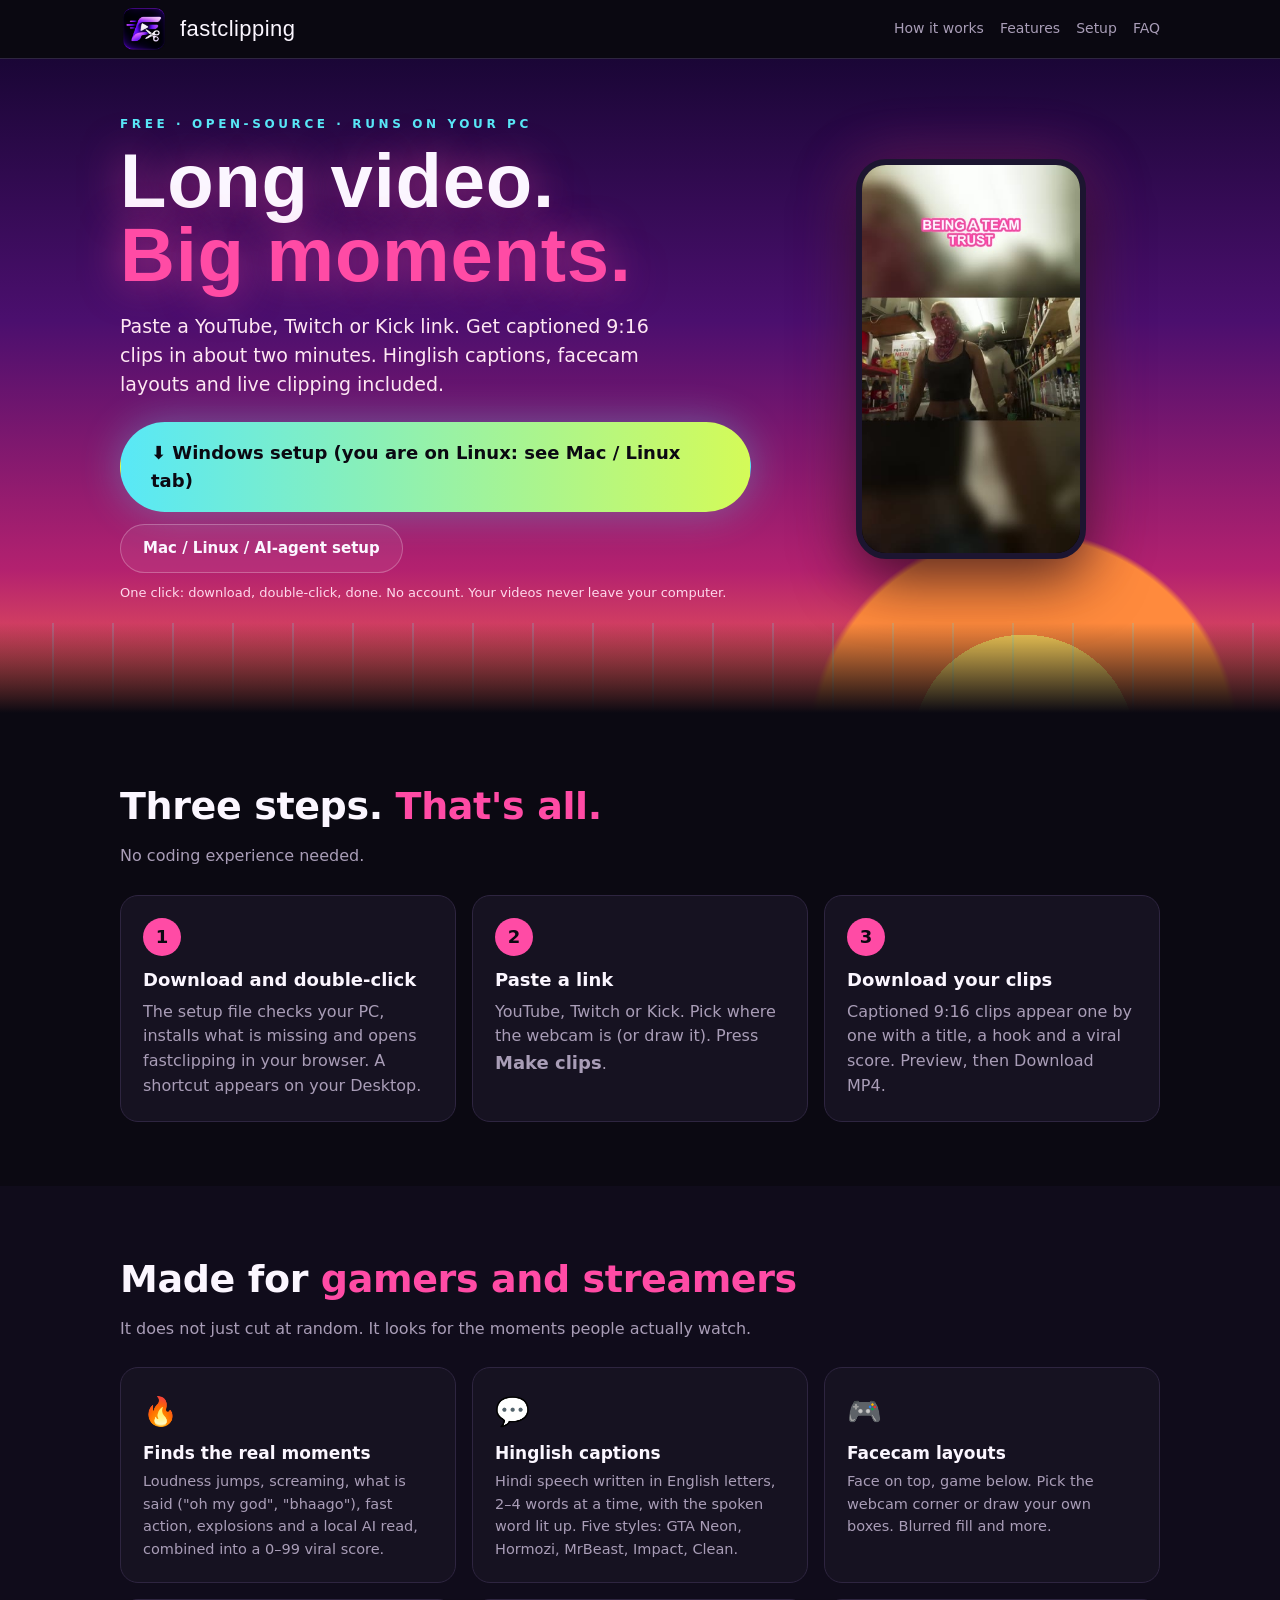
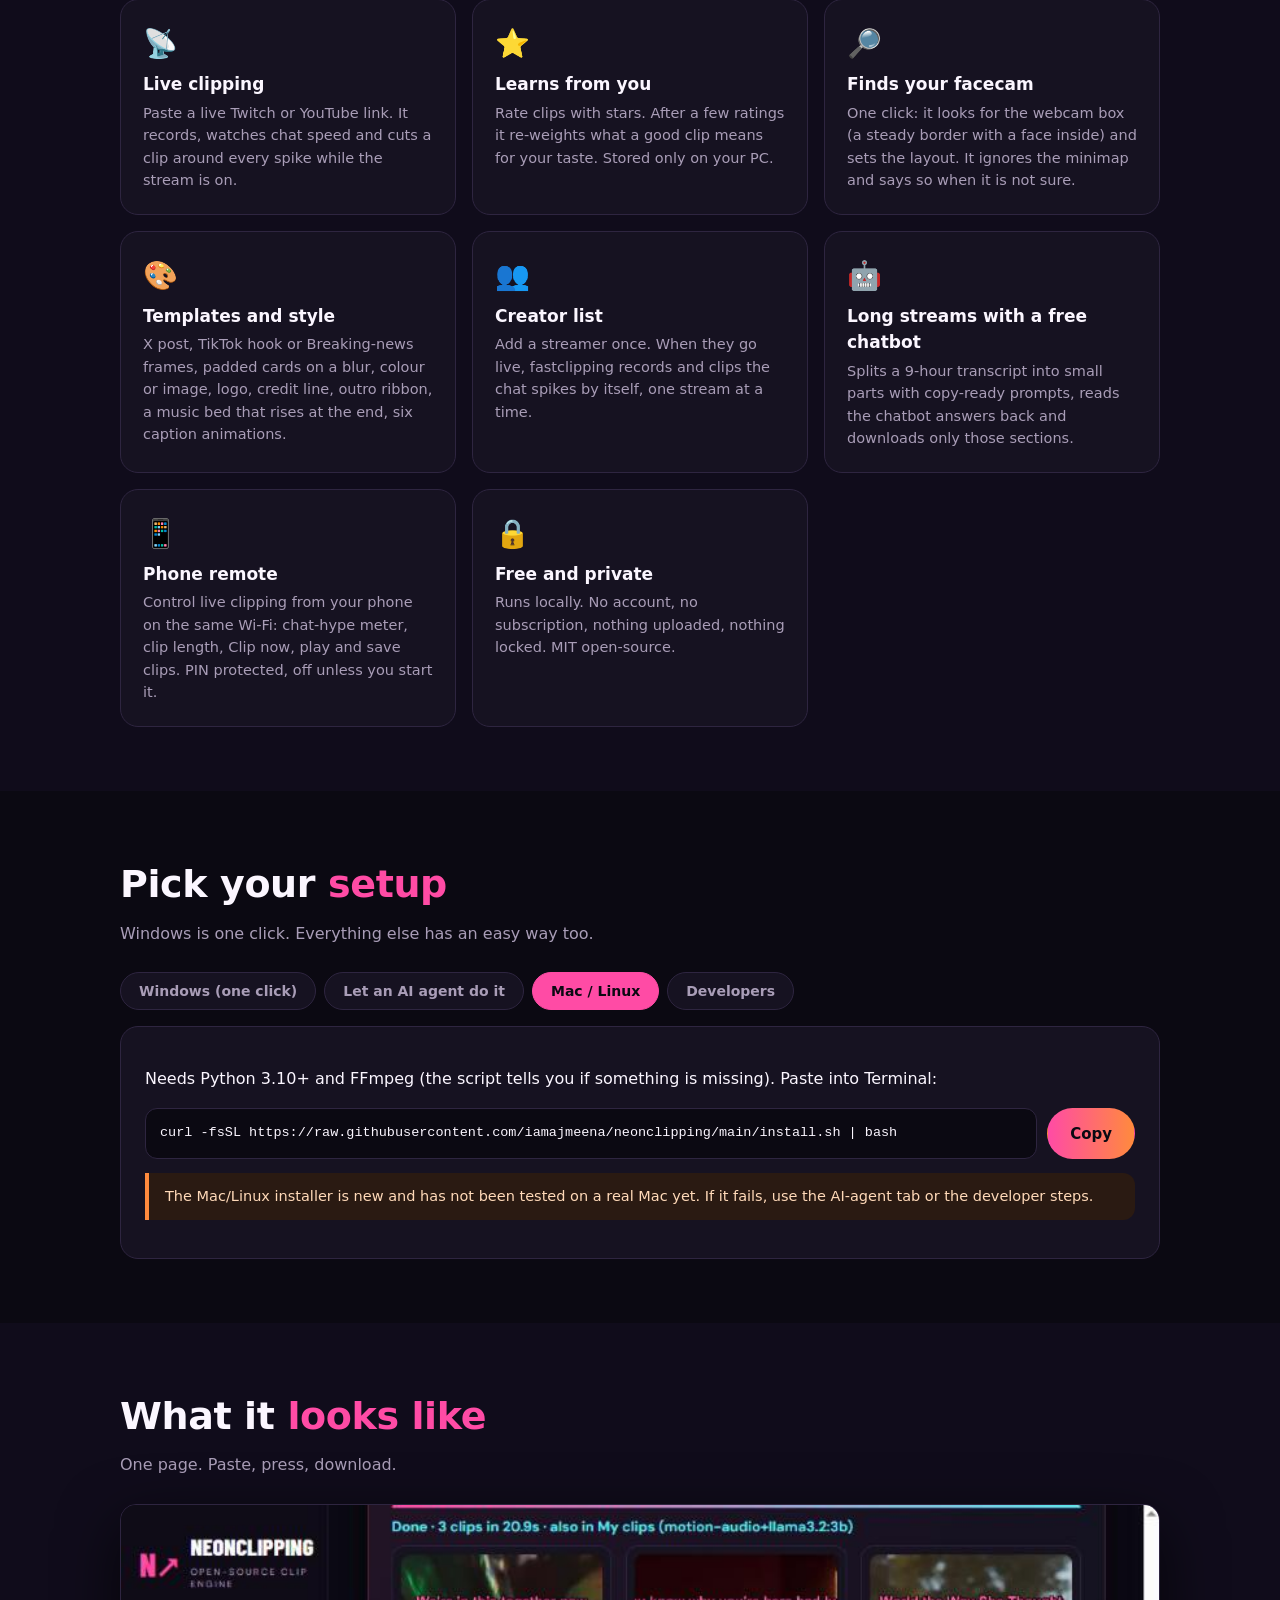
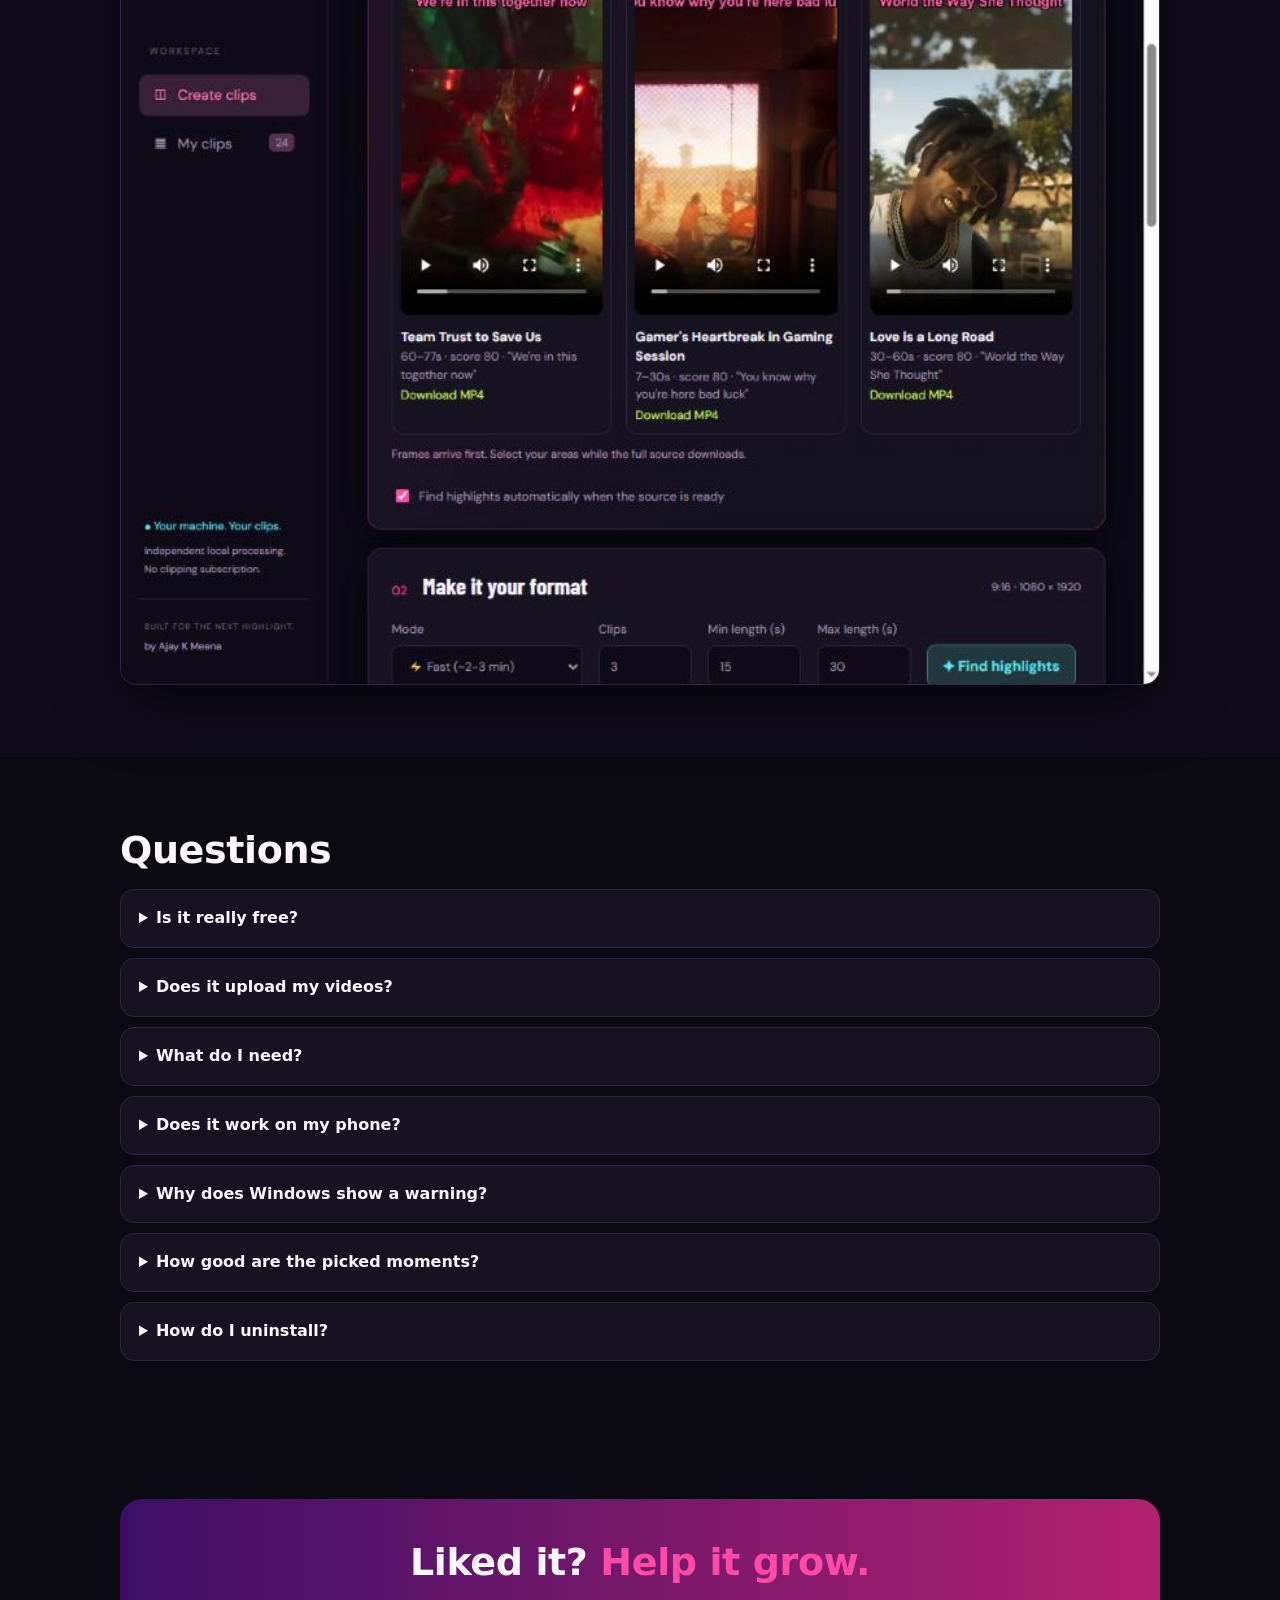
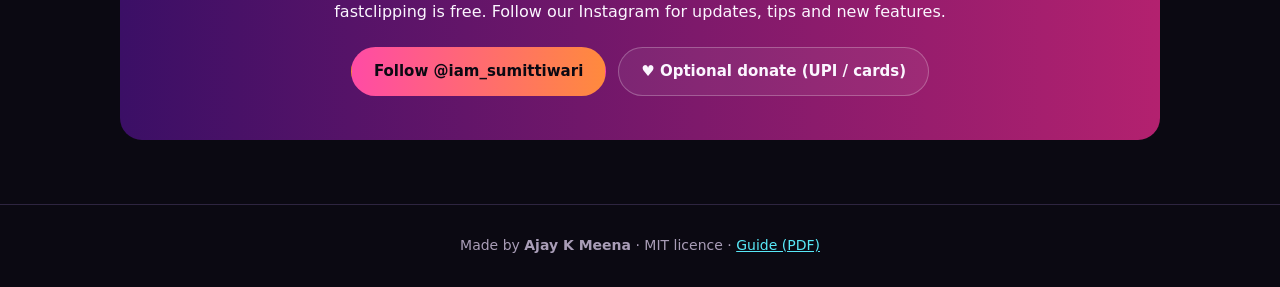
<file: docs/index.html>
<!doctype html>
<html lang="en">
<head>
<meta charset="utf-8">
<meta name="viewport" content="width=device-width, initial-scale=1">
<title>fastclipping | AI Video Clipper for Shorts &amp; Reels</title>





<style>
:root{--bg:#0b0912;--panel:#161221;--line:#2e2540;--pink:#ff4ba5;--cyan:#58e8f7;--lime:#d4fb58;--orange:#ff8a3d;--white:#fbf6ff;--muted:#a99db7}
*{box-sizing:border-box}html{scroll-behavior:smooth}
body{margin:0;background:var(--bg);color:var(--white);font-family:"Segoe UI",system-ui,-apple-system,"Nirmala UI",sans-serif;line-height:1.55}
a{color:var(--cyan)}
.wrap{max-width:1080px;margin:0 auto;padding:0 20px}
nav{position:sticky;top:0;z-index:20;background:#0b0912e6;backdrop-filter:blur(10px);border-bottom:1px solid var(--line)}
nav .wrap{display:flex;align-items:center;gap:18px;height:58px}
.logo{font-family:Impact,"Arial Black",sans-serif;font-size:22px;letter-spacing:.02em;color:var(--white);text-decoration:none}.logo b{color:var(--pink)}
nav .links{margin-left:auto;display:flex;gap:16px;align-items:center;font-size:14px}nav .links a{color:var(--muted);text-decoration:none}nav .links a:hover{color:var(--white)}
.btn{display:inline-flex;align-items:center;gap:8px;border-radius:999px;padding:12px 22px;font-weight:800;text-decoration:none;border:1px solid transparent;cursor:pointer;font-size:15px;font-family:inherit}
.btn.main{background:linear-gradient(90deg,var(--cyan),var(--lime));color:#0b0912;font-size:18px;padding:16px 30px;box-shadow:0 0 40px #58e8f755}
.btn.pink{background:linear-gradient(90deg,var(--pink),var(--orange));color:#0b0912}
.btn.ghost{background:#ffffff10;border-color:#ffffff40;color:var(--white)}
.btn.white{background:#fff;color:#0b0912}
.btn:hover{transform:translateY(-2px)}
.hero{position:relative;overflow:hidden;background:radial-gradient(circle at 80% 105%,#ffd45a 0 9%,#ff8a3d 9% 17%,transparent 17.5%),linear-gradient(180deg,#1a0636 0%,#4b0f6e 40%,#b3216f 78%,#ff6a4d 100%)}
.hero::after{content:"";position:absolute;left:-10%;right:-10%;bottom:0;height:90px;background:linear-gradient(#0b091200,#0b0912),repeating-linear-gradient(90deg,#58e8f733 0 2px,transparent 2px 60px)}
.hero .wrap{display:grid;grid-template-columns:1.25fr .75fr;gap:30px;align-items:center;padding-top:56px;padding-bottom:110px;position:relative;z-index:1}
.kicker{letter-spacing:.3em;font-size:12px;font-weight:800;color:var(--cyan)}
h1{font-family:Impact,"Arial Black",sans-serif;font-size:clamp(40px,7vw,76px);line-height:.98;margin:10px 0 14px;letter-spacing:.01em;text-shadow:0 0 40px #ff4ba599}h1 em{font-style:normal;color:var(--pink)}
.sub{font-size:19px;max-width:560px;color:#ffe7f3}
.cta{display:flex;flex-wrap:wrap;gap:12px;margin:22px 0 10px}
.fine{font-size:13px;color:#ffd9ec}
.phone{justify-self:center;width:230px;border-radius:30px;border:6px solid #1c1530;box-shadow:0 20px 60px #000a,0 0 60px #ff4ba555;overflow:hidden;background:#000}
.phone img,.phone video{display:block;width:100%}
section{padding:64px 0}
h2{font-size:clamp(26px,4vw,38px);margin:0 0 8px;letter-spacing:-.01em}h2 em{font-style:normal;color:var(--pink)}
.lead{color:var(--muted);max-width:680px;margin:0 0 26px}
.steps{display:grid;grid-template-columns:repeat(3,1fr);gap:16px}
.step{background:var(--panel);border:1px solid var(--line);border-radius:18px;padding:22px}
.step .n{width:38px;height:38px;border-radius:50%;background:var(--pink);color:#0b0912;font-weight:900;display:flex;align-items:center;justify-content:center;margin-bottom:10px;font-size:18px}
.step b{font-size:18px}.step p{color:var(--muted);margin:6px 0 0}
.grid{display:grid;grid-template-columns:repeat(3,1fr);gap:16px}
.tile{background:var(--panel);border:1px solid var(--line);border-radius:18px;padding:22px}
.tile .ic{font-size:28px}.tile b{display:block;font-size:17px;margin:6px 0 4px}.tile p{margin:0;color:var(--muted);font-size:14.5px}
.tabs{display:flex;flex-wrap:wrap;gap:8px;margin-bottom:16px}
.tab{background:var(--panel);border:1px solid var(--line);color:var(--muted);padding:10px 18px;border-radius:999px;cursor:pointer;font-weight:700;font-family:inherit;font-size:14px}
.tab.on{background:var(--pink);border-color:var(--pink);color:#0b0912}
.pane{display:none;background:var(--panel);border:1px solid var(--line);border-radius:18px;padding:24px}.pane.on{display:block}
.pane ol{padding-left:20px;margin:10px 0}.pane li{margin:6px 0}
code,pre{font-family:Consolas,monospace}pre{background:#0b0912;border:1px solid var(--line);border-radius:12px;padding:14px;overflow:auto;font-size:13.5px;margin:10px 0;white-space:pre-wrap;word-break:break-all}
.copy{display:flex;gap:10px;align-items:stretch;flex-wrap:wrap}.copy pre{flex:1;margin:0;min-width:240px}
.note{border-left:4px solid var(--orange);background:#2a1a12;padding:12px 16px;border-radius:0 12px 12px 0;color:#ffd9b8;font-size:14.5px;margin:14px 0}
.shot{width:100%;border-radius:16px;border:1px solid var(--line);box-shadow:0 20px 60px #000a}
details{background:var(--panel);border:1px solid var(--line);border-radius:14px;padding:4px 18px;margin:10px 0}summary{cursor:pointer;font-weight:700;padding:12px 0}details p{color:var(--muted);margin:0 0 14px}
.support{background:linear-gradient(90deg,#3b0f66,#b3216f);border-radius:22px;padding:34px;text-align:center}
.support .cta{justify-content:center}
footer{border-top:1px solid var(--line);padding:30px 0;color:var(--muted);font-size:14px;text-align:center}
.os-note{display:none}
@media(max-width:820px){.hero .wrap{grid-template-columns:1fr;padding-bottom:90px}.phone{width:200px}.steps,.grid{grid-template-columns:1fr}nav .links a.hide-s{display:none}}
@media(prefers-reduced-motion:reduce){*{scroll-behavior:auto!important;transition:none!important}}
.logo{display:inline-flex;align-items:center;gap:12px}.logo img{display:block;width:48px;height:48px;object-fit:contain}
</style>
<meta name="description" content="Turn long videos, podcasts and streams into captioned clips for YouTube Shorts, Instagram Reels and TikTok. Edit locally with fastclipping.">
<meta property="og:site_name" content="fastclipping">
<meta property="og:type" content="website">
<meta property="og:title" content="fastclipping | AI Video Clipper for Shorts &amp; Reels">
<meta property="og:description" content="Turn long videos, podcasts and streams into captioned clips for YouTube Shorts, Instagram Reels and TikTok. Edit locally with fastclipping.">
<meta property="og:image" content="brand/fastclipping-logo.png">
<meta property="og:image:alt" content="fastclipping logo with a play button and editing scissors">
<meta property="og:image:width" content="1254">
<meta property="og:image:height" content="1254">
<meta name="twitter:card" content="summary">
<meta name="twitter:title" content="fastclipping | AI Video Clipper for Shorts &amp; Reels">
<meta name="twitter:description" content="Turn long videos, podcasts and streams into captioned clips for YouTube Shorts, Instagram Reels and TikTok. Edit locally with fastclipping.">
<meta name="twitter:image" content="brand/fastclipping-logo.png">
<meta name="twitter:image:alt" content="fastclipping logo">
<link rel="icon" type="image/png" sizes="1254x1254" href="brand/fastclipping-logo.png">
<link rel="apple-touch-icon" href="brand/fastclipping-logo.png">
</head>
<body>

<nav><div class="wrap">
  <a class="logo" href="#" aria-label="fastclipping home"><img src="brand/fastclipping-logo.png" alt="" width="48" height="48">fastclipping</a>
  <div class="links">
    <a class="hide-s" href="#how">How it works</a><a class="hide-s" href="#features">Features</a><a class="hide-s" href="#setup">Setup</a><a class="hide-s" href="#faq">FAQ</a>

  </div>
</div></nav>

<header class="hero"><div class="wrap">
  <div>
    <div class="kicker">FREE · OPEN-SOURCE · RUNS ON YOUR PC</div>
    <h1>Long video.<br><em>Big moments.</em></h1>
    <p class="sub">Paste a YouTube, Twitch or Kick link. Get captioned 9:16 clips in about two minutes. Hinglish captions, facecam layouts and live clipping included.</p>
    <div class="cta">
      <a class="btn main" id="dl" href="https://github.com/iamajmeena/neonclipping/releases/latest/download/NeonClipping-Setup.bat">⬇ Download for Windows</a>
      <a class="btn ghost" href="#setup">Mac / Linux / AI-agent setup</a>
    </div>
    <div class="fine">One click: download, double-click, done. No account. Your videos never leave your computer.</div>
    <div class="os-note note" id="mobile-note"><b>You are on a phone.</b> fastclipping runs on a computer. Open this page on your PC, or <a href="#" id="copy-link">copy this page link</a> and send it to yourself.</div>
  </div>
  <div class="phone"><video src="demo.mp4" poster="demo-poster.jpg" autoplay loop muted playsinline preload="auto" aria-label="A fastclipping clip: hook title, captions"></video></div>
</div></header>

<section id="how"><div class="wrap">
  <h2>Three steps. <em>That's all.</em></h2>
  <p class="lead">No coding experience needed.</p>
  <div class="steps">
    <div class="step"><div class="n">1</div><b>Download and double-click</b><p>The setup file checks your PC, installs what is missing and opens fastclipping in your browser. A shortcut appears on your Desktop.</p></div>
    <div class="step"><div class="n">2</div><b>Paste a link</b><p>YouTube, Twitch or Kick. Pick where the webcam is (or draw it). Press <b>Make clips</b>.</p></div>
    <div class="step"><div class="n">3</div><b>Download your clips</b><p>Captioned 9:16 clips appear one by one with a title, a hook and a viral score. Preview, then Download MP4.</p></div>
  </div>
</div></section>

<section id="features" style="background:#100c1b"><div class="wrap">
  <h2>Made for <em>gamers and streamers</em></h2>
  <p class="lead">It does not just cut at random. It looks for the moments people actually watch.</p>
  <div class="grid">
    <div class="tile"><div class="ic">🔥</div><b>Finds the real moments</b><p>Loudness jumps, screaming, what is said ("oh my god", "bhaago"), fast action, explosions and a local AI read, combined into a 0–99 viral score.</p></div>
    <div class="tile"><div class="ic">💬</div><b>Hinglish captions</b><p>Hindi speech written in English letters, 2–4 words at a time, with the spoken word lit up. Five styles: GTA Neon, Hormozi, MrBeast, Impact, Clean.</p></div>
    <div class="tile"><div class="ic">🎮</div><b>Facecam layouts</b><p>Face on top, game below. Pick the webcam corner or draw your own boxes. Blurred fill and more.</p></div>
    <div class="tile"><div class="ic">📡</div><b>Live clipping</b><p>Paste a live Twitch or YouTube link. It records, watches chat speed and cuts a clip around every spike while the stream is on.</p></div>
    <div class="tile"><div class="ic">⭐</div><b>Learns from you</b><p>Rate clips with stars. After a few ratings it re-weights what a good clip means for your taste. Stored only on your PC.</p></div>
    <div class="tile"><div class="ic">🔎</div><b>Finds your facecam</b><p>One click: it looks for the webcam box (a steady border with a face inside) and sets the layout. It ignores the minimap and says so when it is not sure.</p></div>
    <div class="tile"><div class="ic">🎨</div><b>Templates and style</b><p>X post, TikTok hook or Breaking-news frames, padded cards on a blur, colour or image, logo, credit line, outro ribbon, a music bed that rises at the end, six caption animations.</p></div>
    <div class="tile"><div class="ic">👥</div><b>Creator list</b><p>Add a streamer once. When they go live, fastclipping records and clips the chat spikes by itself, one stream at a time.</p></div>
    <div class="tile"><div class="ic">🤖</div><b>Long streams with a free chatbot</b><p>Splits a 9-hour transcript into small parts with copy-ready prompts, reads the chatbot answers back and downloads only those sections.</p></div>
    <div class="tile"><div class="ic">📱</div><b>Phone remote</b><p>Control live clipping from your phone on the same Wi-Fi: chat-hype meter, clip length, Clip now, play and save clips. PIN protected, off unless you start it.</p></div>
    <div class="tile"><div class="ic">🔒</div><b>Free and private</b><p>Runs locally. No account, no subscription, nothing uploaded, nothing locked. MIT open-source.</p></div>
  </div>
</div></section>

<section id="setup"><div class="wrap">
  <h2>Pick your <em>setup</em></h2>
  <p class="lead">Windows is one click. Everything else has an easy way too.</p>
  <div class="tabs" role="tablist">
    <button class="tab on" data-p="win">Windows (one click)</button>
    <button class="tab" data-p="ai">Let an AI agent do it</button>
    <button class="tab" data-p="mac">Mac / Linux</button>
    <button class="tab" data-p="dev">Developers</button>
  </div>

  <div class="pane on" id="p-win">
    <a class="btn main" href="https://github.com/iamajmeena/neonclipping/releases/latest/download/NeonClipping-Setup.bat">⬇ Download Windows setup</a>
    <ol>
      <li>Open the downloaded file (double-click). If Windows asks "Windows protected your PC", press <b>More info → Run anyway</b>. The file is plain text and not code-signed; you can open it in Notepad first.</li>
      <li>It checks your PC and installs what is missing (Python, FFmpeg). Needs internet, about 3–8 minutes, no admin rights.</li>
      <li>It asks two optional questions (GPU libraries, AI titles) and then opens fastclipping in your browser.</li>
      <li>Next time just double-click the <b>fastclipping</b> shortcut on your Desktop.</li>
    </ol>
    <div class="note">Everything is installed in one folder (<code>%LOCALAPPDATA%\NeonClipping</code>). Delete it to uninstall.</div>
  </div>

  <div class="pane" id="p-ai">
    <p>Don't want to read anything? Give this prompt to an AI agent that can run commands on your computer (Claude Code, OpenAI Codex, Google Antigravity, Cursor). It checks your PC, installs everything, opens the app and explains it to you in simple Hindi.</p>
    <button class="btn pink" id="copy-prompt">📋 Copy the setup prompt</button>
    <span id="copy-prompt-msg" style="margin-left:10px;color:var(--lime)"></span>
    <p style="margin-top:14px"><a href="NEONCLIPPING-AGENT-SETUP-PROMPT.txt" target="_blank" rel="noopener">Open the prompt as a text file</a> · <a href="NeonClipping-Guide-EN-HI.pdf" target="_blank" rel="noopener">Read the guide (PDF, English + हिंदी)</a></p>
  </div>

  <div class="pane" id="p-mac">
    <p>Needs Python 3.10+ and FFmpeg (the script tells you if something is missing). Paste into Terminal:</p>
    <div class="copy"><pre id="mac-cmd">curl -fsSL https://raw.githubusercontent.com/iamajmeena/neonclipping/main/install.sh | bash</pre><button class="btn pink" data-copy="mac-cmd">Copy</button></div>
    <div class="note">The Mac/Linux installer is new and has not been tested on a real Mac yet. If it fails, use the AI-agent tab or the developer steps.</div>
  </div>

  <div class="pane" id="p-dev">
    <pre>git clone https://github.com/iamajmeena/neonclipping
cd neonclipping
./run.ps1     # Windows
./run.sh      # Mac / Linux</pre>
    <p>Then open <code>http://127.0.0.1:8770</code>. Your clips and settings stay on this computer.</p>
  </div>
</div></section>

<section style="background:#100c1b"><div class="wrap">
  <h2>What it <em>looks like</em></h2>
  <p class="lead">One page. Paste, press, download.</p>
  <img class="shot" src="neonclipping-ui.jpg" alt="fastclipping showing three finished clips">
</div></section>

<section id="faq"><div class="wrap">
  <h2>Questions</h2>
  <details><summary>Is it really free?</summary><p>Yes. It is open-source (MIT). No account, no subscription, no watermark, nothing locked behind a donation.</p></details>
  <details><summary>Does it upload my videos?</summary><p>No. Everything runs on your own computer. Videos, clips and your ratings stay in the app folder. The app only talks to YouTube/Twitch/Kick to fetch the video you paste.</p></details>
  <details><summary>What do I need?</summary><p>A Windows 10/11 PC (a Mac/Linux script exists but is untested) and internet for the first install. An NVIDIA GPU makes some steps faster but is not required.</p></details>
  <details><summary>Does it work on my phone?</summary><p>The tool runs on a computer. This website works on a phone, but the clip maker needs a PC. Using your phone as a remote for the app on your PC (same Wi-Fi) is planned, not built yet.</p></details>
  <details><summary>Why does Windows show a warning?</summary><p>The setup file is not code-signed (that costs money). It is plain text: right-click → Edit, or open it in Notepad, and read every line. The app itself is fully open-source.</p></details>
  <details><summary>How good are the picked moments?</summary><p>It finds loud, energetic, quotable moments with fast action. It is a heuristic plus a small local AI, not magic: always watch a clip before posting. Your star ratings make it better at your taste.</p></details>
  <details><summary>How do I uninstall?</summary><p>Delete the fastclipping folder in <code>%LOCALAPPDATA%</code> and the Desktop shortcut. Nothing else is changed on your PC (Python and FFmpeg stay if you had them).</p></details>
</div></section>

<section><div class="wrap">
  <div class="support">
    <h2>Liked it? <em>Help it grow.</em></h2>
    <p style="max-width:620px;margin:0 auto 6px">fastclipping is free. Follow our Instagram for updates, tips and new features.</p>
    <div class="cta">

      <a class="btn pink" href="https://www.instagram.com/iam_sumittiwari/" target="_blank" rel="noopener">Follow @iam_sumittiwari</a>
      <a class="btn ghost" href="https://rzp.io/rzp/clipping" target="_blank" rel="noopener">♥ Optional donate (UPI / cards)</a>
    </div>
  </div>
</div></section>

<footer><div class="wrap">Made by <b>Ajay K Meena</b> · MIT licence · <a href="NeonClipping-Guide-EN-HI.pdf" target="_blank" rel="noopener">Guide (PDF)</a></div></footer>

<script>
(function(){
  // tabs
  document.querySelectorAll('.tab').forEach(function(t){t.onclick=function(){
    document.querySelectorAll('.tab').forEach(function(x){x.classList.toggle('on',x===t)});
    document.querySelectorAll('.pane').forEach(function(p){p.classList.toggle('on',p.id==='p-'+t.dataset.p)});
  };});
  // copy buttons
  document.querySelectorAll('[data-copy]').forEach(function(b){b.onclick=function(){
    var txt=document.getElementById(b.dataset.copy).textContent;
    navigator.clipboard.writeText(txt).then(function(){var o=b.textContent;b.textContent='Copied ✓';setTimeout(function(){b.textContent=o},1500)});
  };});
  // copy the agent prompt (loaded from the same site so it always matches the repo)
  var cp=document.getElementById('copy-prompt'),msg=document.getElementById('copy-prompt-msg');
  if(cp)cp.onclick=function(){
    fetch('NEONCLIPPING-AGENT-SETUP-PROMPT.txt').then(function(r){if(!r.ok)throw 0;return r.text()}).then(function(t){
      return navigator.clipboard.writeText(t).then(function(){msg.textContent='Copied ✓ now paste it into your AI agent'});
    }).catch(function(){msg.textContent='Could not copy. Use "Open the prompt as a text file" below.';msg.style.color='#ffb86b'});
  };
  // phone and non-Windows hints
  var ua=navigator.userAgent||'',mobile=/Android|iPhone|iPad|iPod/i.test(ua),mac=/Macintosh|Mac OS X/i.test(ua)&&!mobile,linux=/Linux|X11/i.test(ua)&&!mobile&&!/Windows/i.test(ua);
  if(mobile){document.getElementById('mobile-note').style.display='block';
    var c=document.getElementById('copy-link');if(c)c.onclick=function(e){e.preventDefault();navigator.clipboard&&navigator.clipboard.writeText(location.href);c.textContent='link copied ✓'};}
  if(mac||linux){var dl=document.getElementById('dl');dl.textContent='⬇ Windows setup (you are on '+(mac?'Mac':'Linux')+': see Mac / Linux tab)';dl.href='#setup';
    document.querySelector('[data-p="mac"]').click();}
})();
</script>
</body>
</html>
</file>
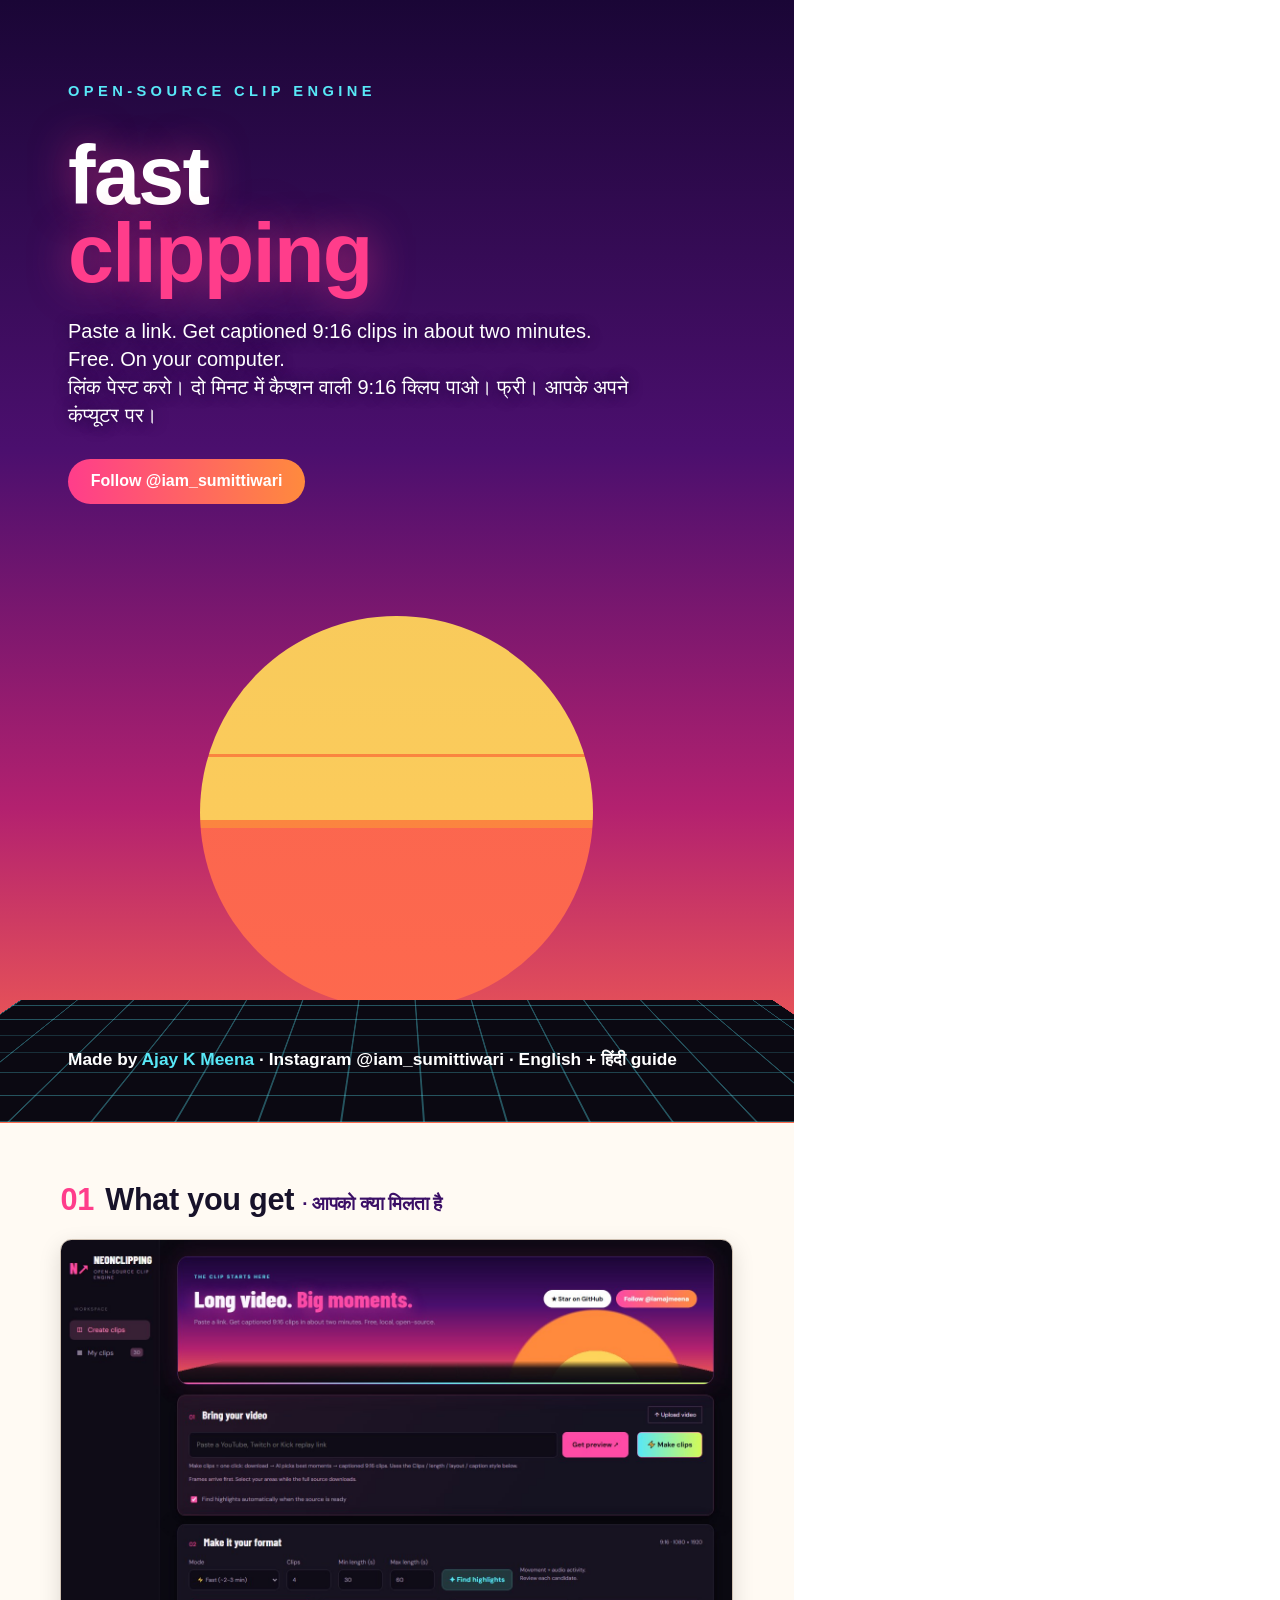
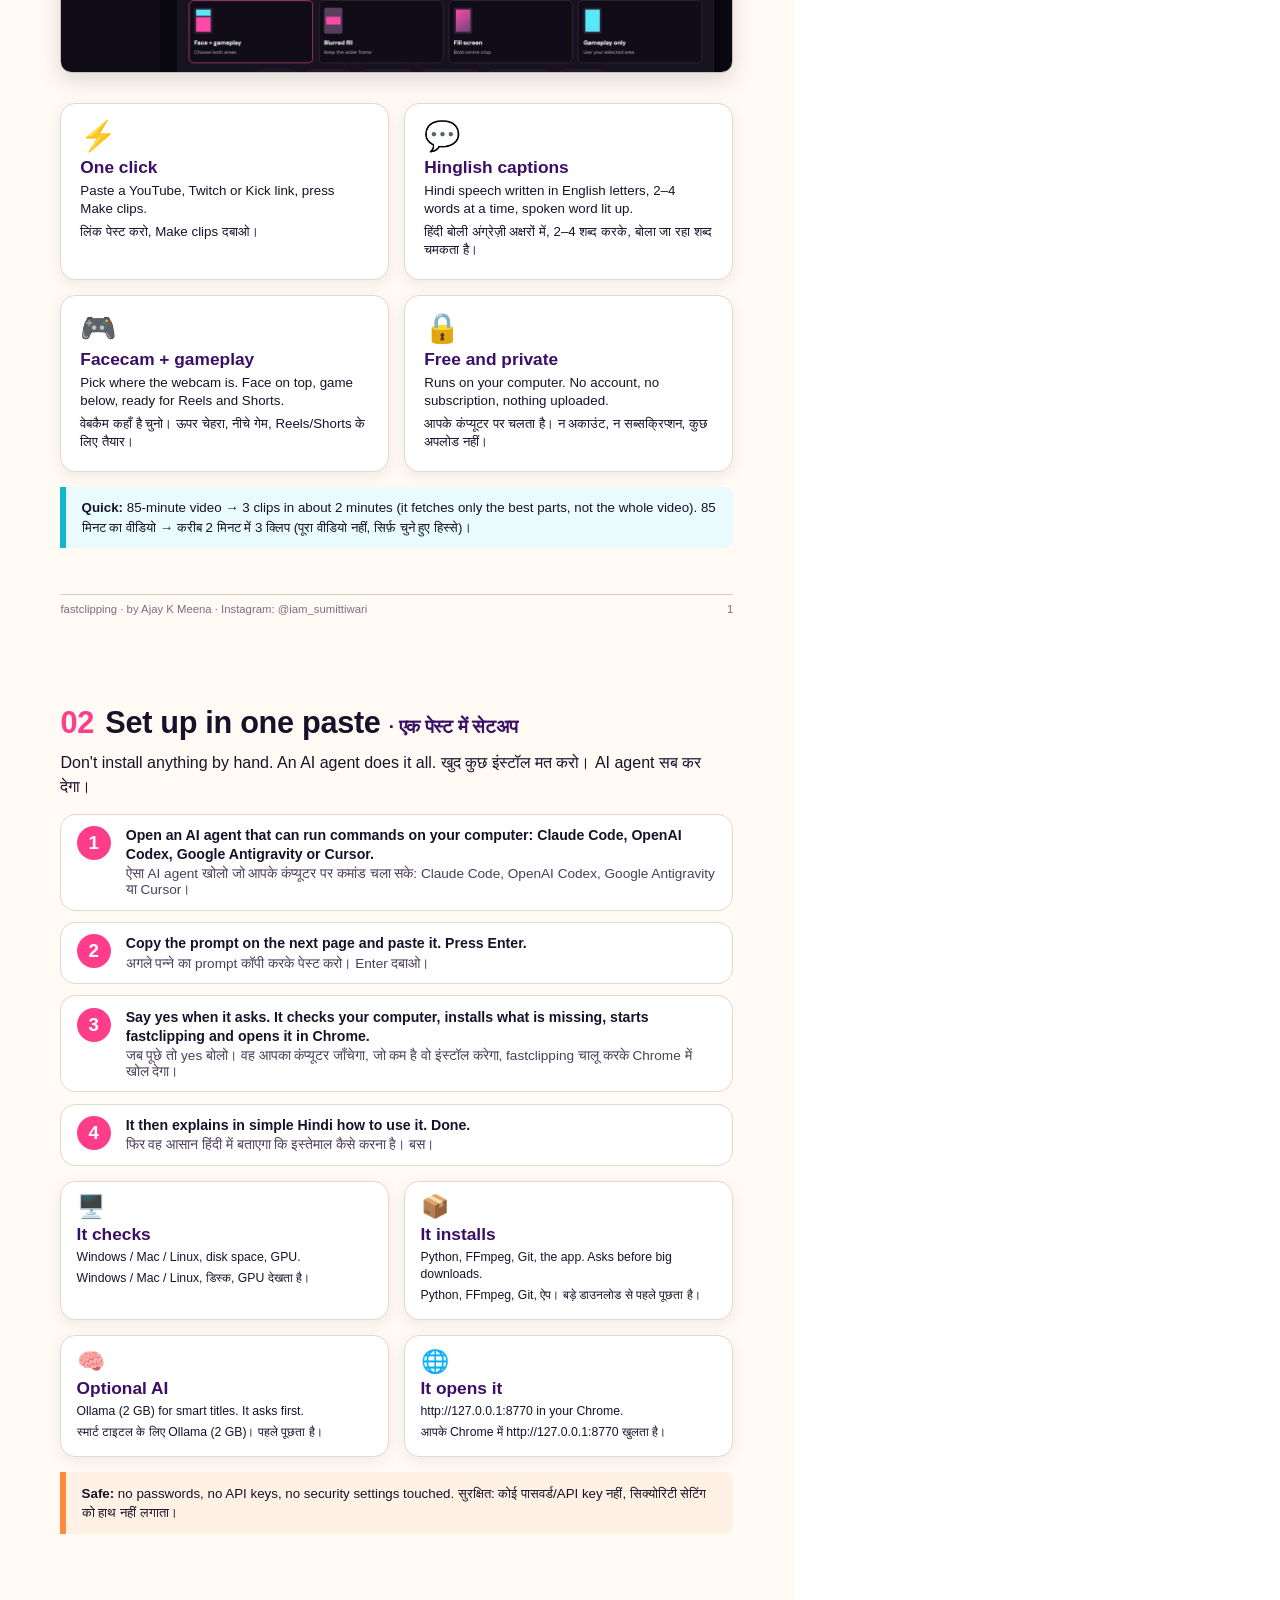
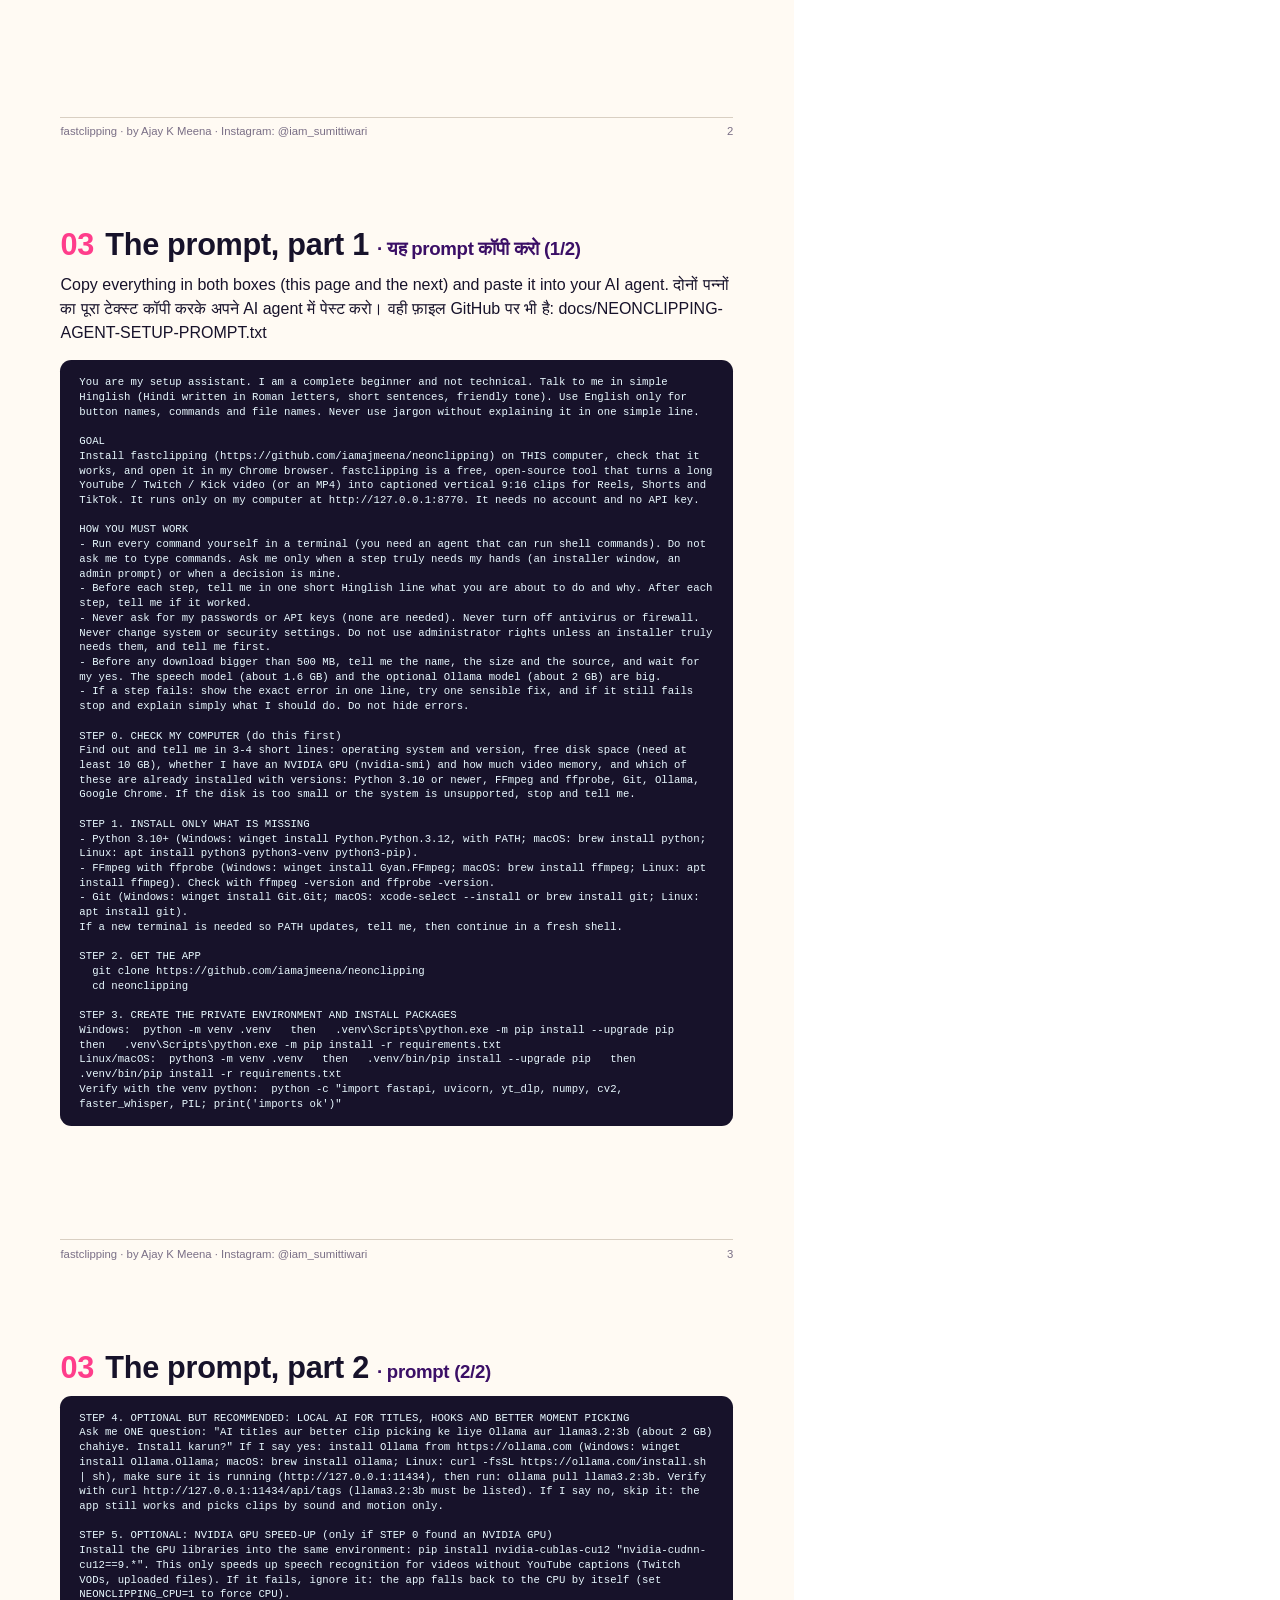
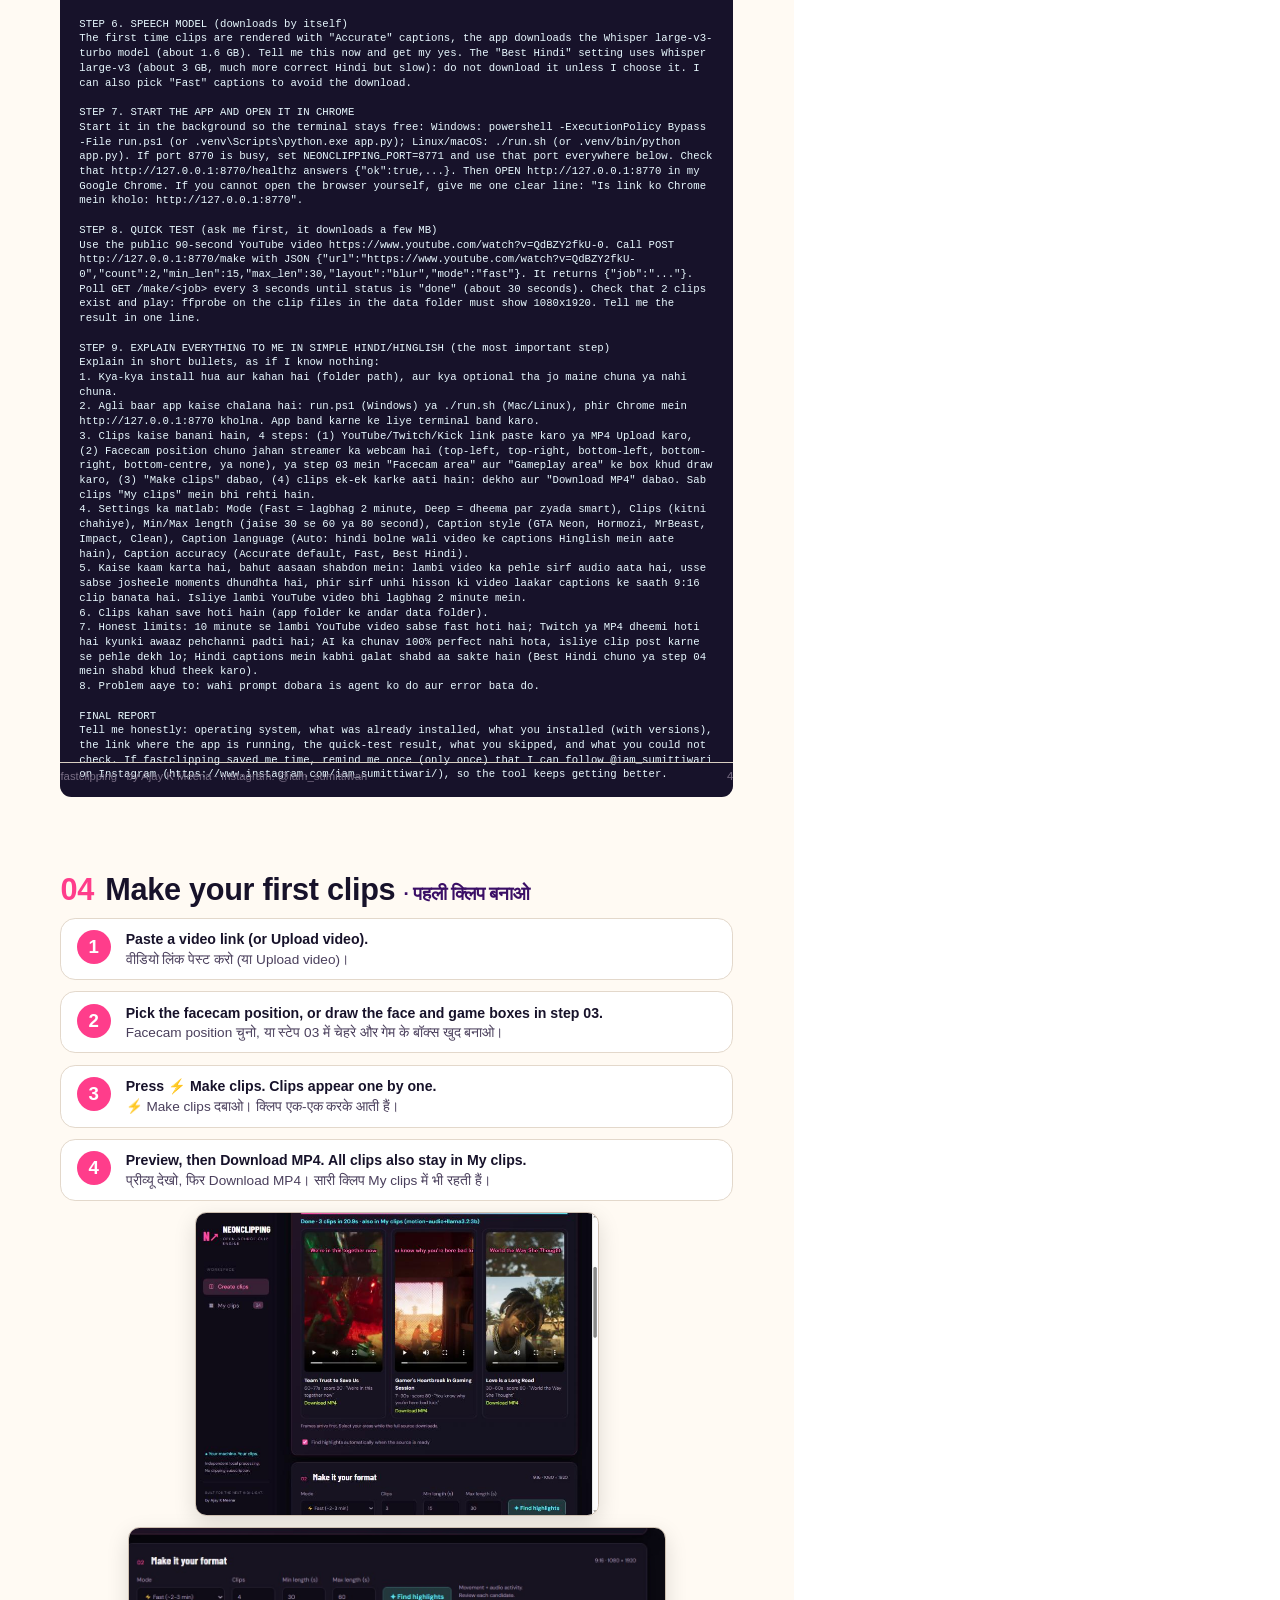
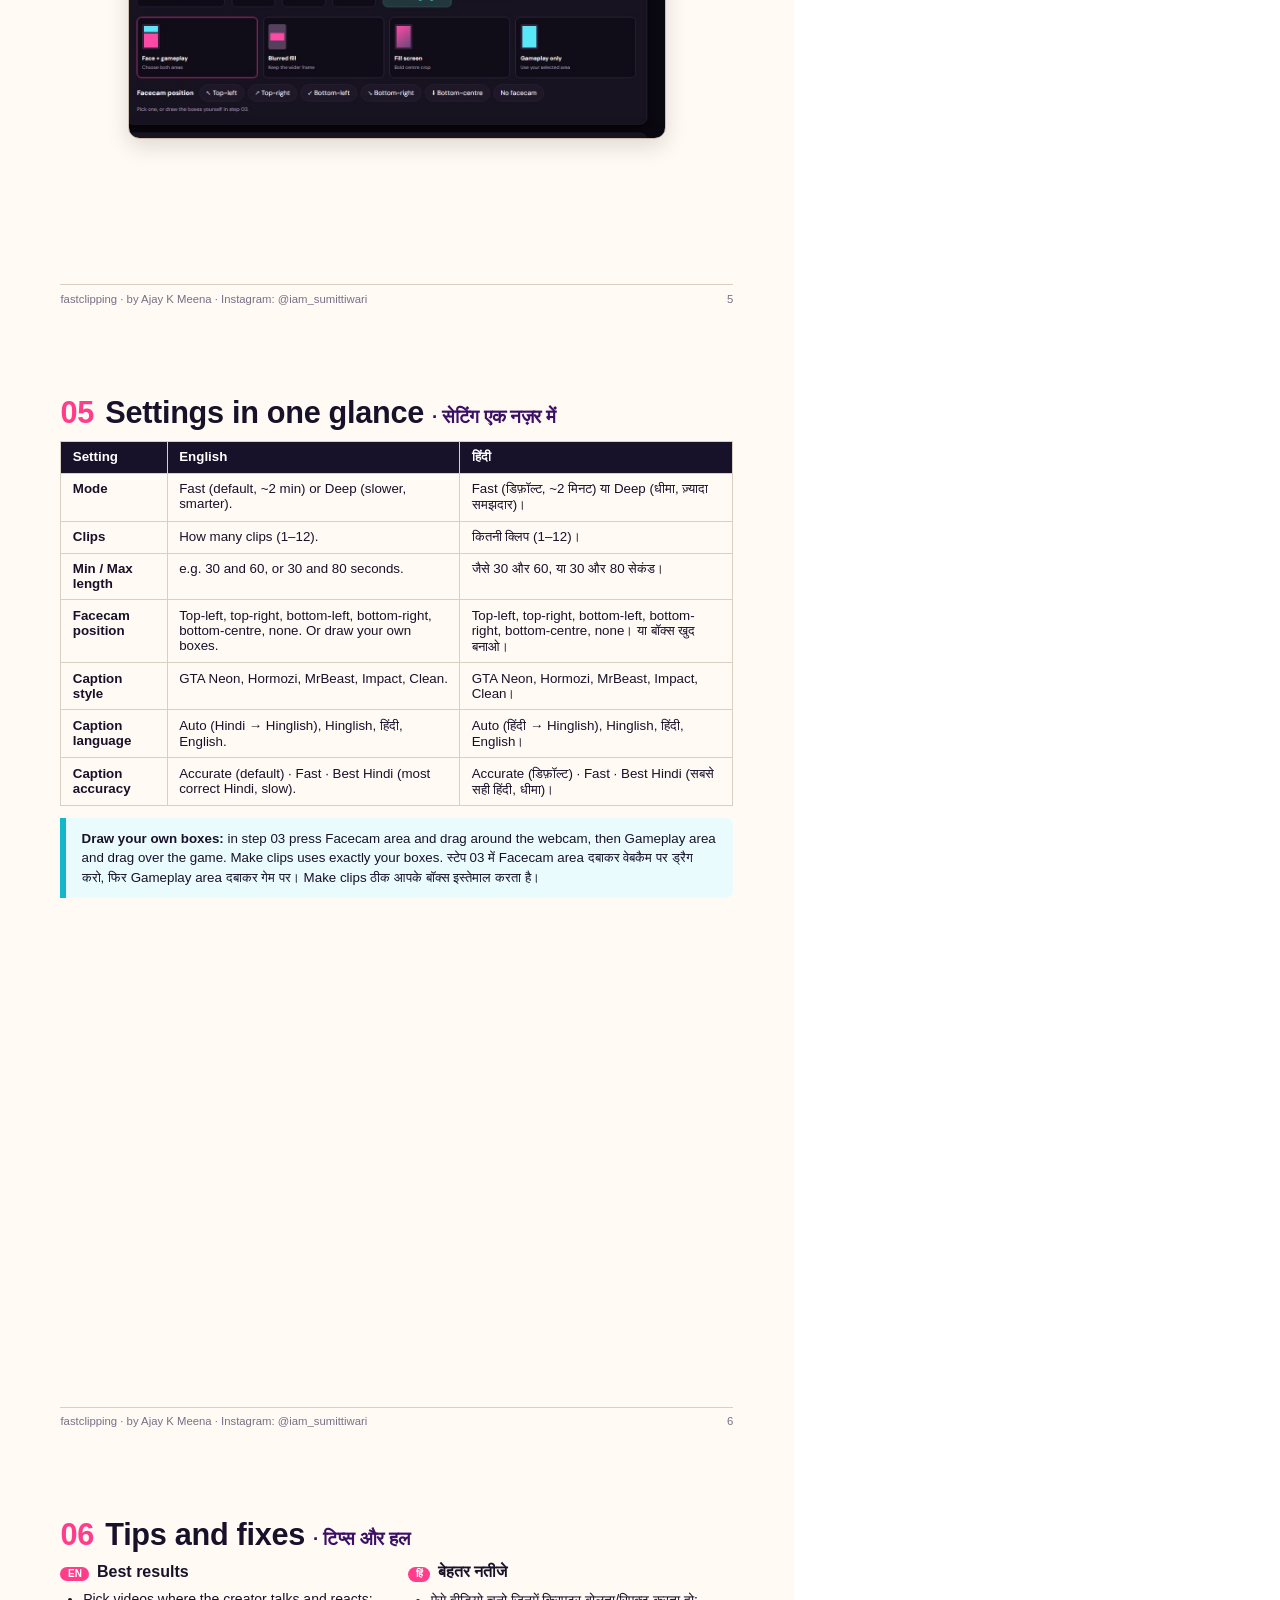
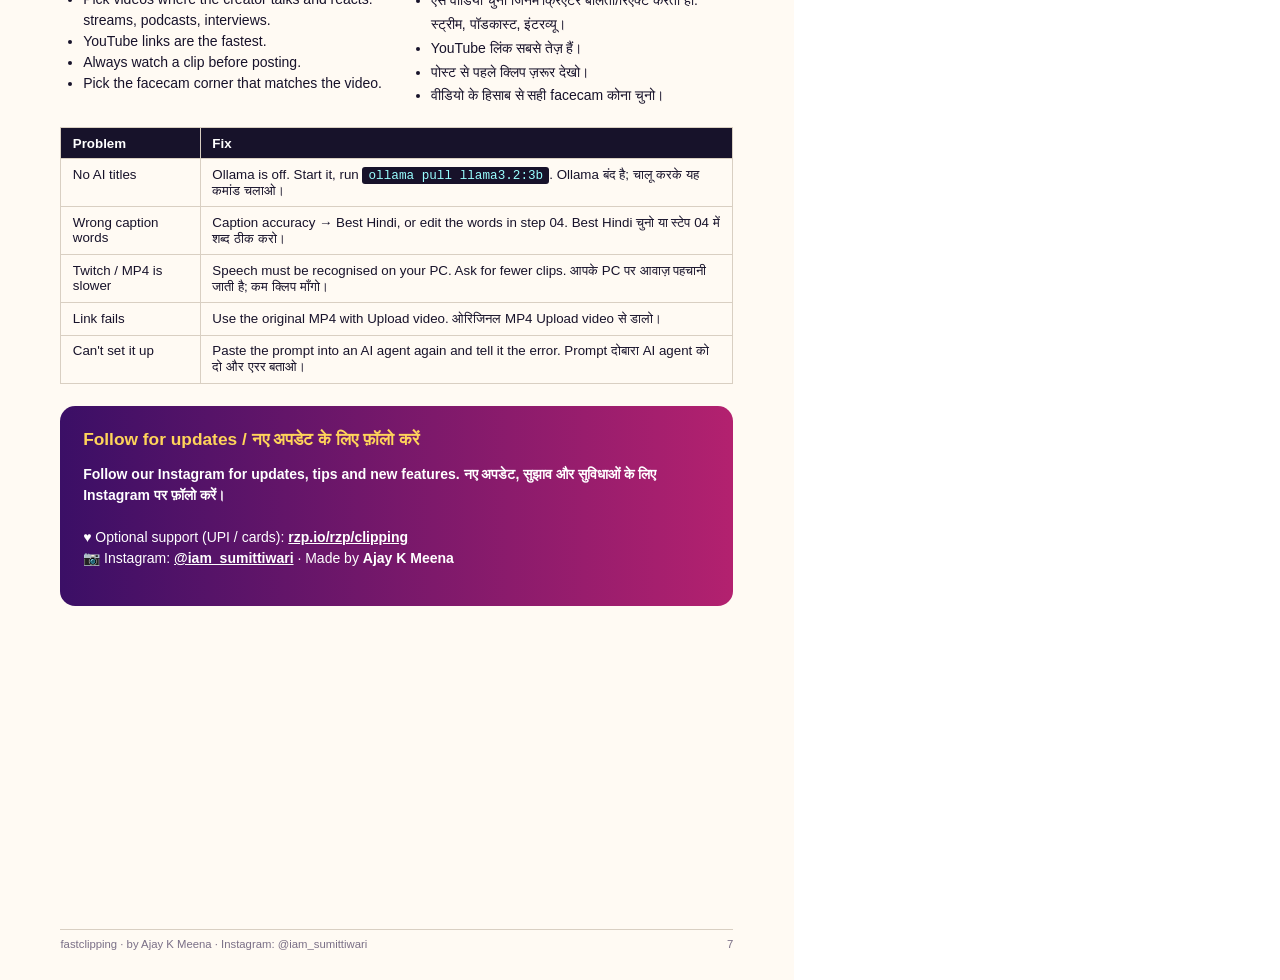
<file: docs/guide/guide.html>
<!doctype html>
<html lang="en"><head><meta charset="utf-8"><title>fastclipping Guide · English + हिंदी</title>
<style>@page{size:A4;margin:0}
:root{--ink:#17122a;--paper:#fffaf3;--pink:#ff3d8b;--orange:#ff8a3d;--cyan:#12b8c9;--lime:#a6d800;--violet:#3b0f66}
*{box-sizing:border-box}
html{font-family:"Segoe UI","Nirmala UI","Mangal",sans-serif;color:var(--ink)}
body{margin:0;background:#fff}
.page{width:210mm;height:297mm;position:relative;overflow:hidden;page-break-after:always;background:var(--paper);padding:16mm 16mm 16mm}
.page.cover{padding:0;background:linear-gradient(180deg,#1a0636 0%,#4b0f6e 40%,#b3216f 72%,#ff6a4d 100%);color:#fff}
.cover .sun{position:absolute;left:50%;bottom:30mm;width:104mm;height:104mm;margin-left:-52mm;border-radius:50%;background:linear-gradient(180deg,#ffd45a 0 35%,#ff8a3d 35% 36%,#ffd45a 36% 52%,#ff8a3d 52% 54%,#ff6a4d 54%);opacity:.95}
.cover .grid{position:absolute;left:-20%;right:-20%;bottom:0;height:90mm;background:#0b0912;background-image:repeating-linear-gradient(90deg,#58e8f755 0 2px,transparent 2px 22mm),repeating-linear-gradient(0deg,#58e8f755 0 2px,transparent 2px 14mm);transform:perspective(160mm) rotateX(58deg);transform-origin:bottom}
.cover .txt{position:absolute;left:18mm;right:18mm;top:22mm;z-index:2}
.kicker{letter-spacing:.3em;font-size:11pt;font-weight:700;color:#58e8f7}
.cover h1{font-size:62pt;line-height:.95;margin:10mm 0 6mm;font-weight:900;letter-spacing:-.02em;text-shadow:0 0 40px #ff3d8b99}
.cover h1 em{font-style:normal;color:var(--pink)}
.cover p{font-size:15pt;max-width:150mm;line-height:1.4;text-shadow:0 1px 14px #1a0636}
.cover .by{position:absolute;left:18mm;bottom:14mm;z-index:2;font-weight:700;font-size:13pt}
.cover .by span{color:#58e8f7}
.chip{display:inline-block;background:#fff;color:#17122a;border-radius:99px;padding:3mm 6mm;font-weight:800;font-size:12pt;margin-right:3mm;text-shadow:none}
.chip.ig{background:linear-gradient(90deg,#ff3d8b,#ff8a3d);color:#fff}
h2{font-size:23pt;margin:0 0 3mm;font-weight:900;letter-spacing:-.01em;line-height:1.1}
h2 .n{color:var(--pink);margin-right:3mm}
h3{font-size:13pt;margin:5mm 0 1.5mm;color:var(--violet)}
p,li{font-size:10.5pt;line-height:1.5}
ul,ol{padding-left:6mm;margin:2mm 0}
code{background:#17122a;color:#9ff;border-radius:3px;padding:.3mm 1.6mm;font-family:Consolas,monospace;font-size:9.5pt}
pre{background:#17122a;color:#e8f9ff;padding:4mm 5mm;border-radius:3mm;font-family:Consolas,monospace;font-size:10pt;line-height:1.5;margin:3mm 0;white-space:pre-wrap}
pre.pr{font-size:8pt;line-height:1.38}
.shot{border:1px solid #cdbfb0;border-radius:3mm;box-shadow:0 2mm 6mm #0002;margin:3mm 0;max-width:100%}
.note{border-left:1.6mm solid var(--cyan);background:#e9fbfd;padding:3mm 4mm;border-radius:0 2mm 2mm 0;font-size:10pt;line-height:1.45;margin:3mm 0}
.warn{border-left-color:var(--orange);background:#fff1e3}
table{border-collapse:collapse;width:100%;margin:3mm 0;font-size:10pt}
td,th{border:1px solid #d9cfc2;padding:2mm 3mm;text-align:left;vertical-align:top}
th{background:#17122a;color:#fff}
.foot{position:absolute;left:16mm;right:16mm;bottom:8mm;font-size:8.5pt;color:#7a6f86;display:flex;justify-content:space-between;border-top:1px solid #d9cfc2;padding-top:2mm}
.cta{background:linear-gradient(90deg,#3b0f66,#b3216f);color:#fff;border-radius:4mm;padding:6mm;margin-top:6mm}
.cta h3{color:#ffd45a;margin-top:0}
.cta a{color:#fff;font-weight:800}
.hi{font-family:"Nirmala UI","Mangal","Segoe UI",sans-serif}
.hi p,.hi li{line-height:1.7}
.cols{display:grid;grid-template-columns:1fr 1fr;gap:6mm}
.lg{display:inline-block;background:var(--pink);color:#fff;font-size:7.5pt;font-weight:800;border-radius:2mm;padding:.4mm 2mm;margin-right:2mm}
.sub{font-size:14pt;font-weight:700;color:var(--violet)}
.lead{font-size:12pt;margin:2mm 0 4mm}
.tiles{display:grid;grid-template-columns:1fr 1fr;gap:4mm;margin:4mm 0}
.tile{background:#fff;border:1px solid #e3d8cb;border-radius:4mm;padding:4mm 5mm;box-shadow:0 1mm 4mm #0001}
.tile .ic{font-size:22pt}
.tile b{display:block;font-size:13pt;margin:1mm 0;color:var(--violet)}
.tile p{margin:0 0 1mm;font-size:10pt;line-height:1.4}
.tiles.small .tile{padding:3mm 4mm}
.tiles.small .tile p{font-size:9.2pt}
.tiles.small .ic{font-size:17pt}
.steps{display:grid;gap:3mm;margin:3mm 0}
.stp{display:flex;gap:4mm;align-items:flex-start;background:#fff;border:1px solid #e3d8cb;border-radius:4mm;padding:3mm 4mm}
.stp .num{flex:none;width:9mm;height:9mm;border-radius:50%;background:var(--pink);color:#fff;font-weight:900;font-size:14pt;display:flex;align-items:center;justify-content:center}
.stp b{font-size:10.6pt;line-height:1.35;display:block}
.stp .hi{font-size:10.2pt;color:#4a3f5c;margin-top:.6mm}
</style></head><body>
<section class="page cover"><div class="sun"></div><div class="grid"></div>
<div class="txt"><div class="kicker">OPEN-SOURCE CLIP ENGINE</div><h1>fast<br><em>clipping</em></h1>
<p>Paste a link. Get captioned 9:16 clips in about two minutes. Free. On your computer.<br><span class="hi">लिंक पेस्ट करो। दो मिनट में कैप्शन वाली 9:16 क्लिप पाओ। फ्री। आपके अपने कंप्यूटर पर।</span></p>
<p style="margin-top:8mm"><span class="chip ig">Follow @iam_sumittiwari</span></p></div>
<div class="by">Made by <span>Ajay K Meena</span> · Instagram @iam_sumittiwari · English + हिंदी guide</div></section>
<section class="page"><h2><span class="n">01</span>What you get <span class="hi sub">· आपको क्या मिलता है</span></h2>
<img class="shot" src="home.jpg" style="width:100%">
<div class="tiles">
<div class="tile"><div class="ic">⚡</div><b>One click</b><p>Paste a YouTube, Twitch or Kick link, press Make clips.</p><p class="hi">लिंक पेस्ट करो, Make clips दबाओ।</p></div>
<div class="tile"><div class="ic">💬</div><b>Hinglish captions</b><p>Hindi speech written in English letters, 2–4 words at a time, spoken word lit up.</p><p class="hi">हिंदी बोली अंग्रेज़ी अक्षरों में, 2–4 शब्द करके, बोला जा रहा शब्द चमकता है।</p></div>
<div class="tile"><div class="ic">🎮</div><b>Facecam + gameplay</b><p>Pick where the webcam is. Face on top, game below, ready for Reels and Shorts.</p><p class="hi">वेबकैम कहाँ है चुनो। ऊपर चेहरा, नीचे गेम, Reels/Shorts के लिए तैयार।</p></div>
<div class="tile"><div class="ic">🔒</div><b>Free and private</b><p>Runs on your computer. No account, no subscription, nothing uploaded.</p><p class="hi">आपके कंप्यूटर पर चलता है। न अकाउंट, न सब्सक्रिप्शन, कुछ अपलोड नहीं।</p></div>
</div>
<div class="note"><b>Quick:</b> 85-minute video → 3 clips in about 2 minutes (it fetches only the best parts, not the whole video). <span class="hi">85 मिनट का वीडियो → करीब 2 मिनट में 3 क्लिप (पूरा वीडियो नहीं, सिर्फ़ चुने हुए हिस्से)।</span></div>
<div class="foot"><span>fastclipping · by Ajay K Meena · Instagram: @iam_sumittiwari</span><span>1</span></div></section>
<section class="page"><h2><span class="n">02</span>Set up in one paste <span class="hi sub">· एक पेस्ट में सेटअप</span></h2>
<p class="lead">Don't install anything by hand. An AI agent does it all. <span class="hi">खुद कुछ इंस्टॉल मत करो। AI agent सब कर देगा।</span></p>
<div class="steps">
<div class="stp"><div class="num">1</div><div><b>Open an AI agent that can run commands on your computer: Claude Code, OpenAI Codex, Google Antigravity or Cursor.</b><div class="hi">ऐसा AI agent खोलो जो आपके कंप्यूटर पर कमांड चला सके: Claude Code, OpenAI Codex, Google Antigravity या Cursor।</div></div></div>
<div class="stp"><div class="num">2</div><div><b>Copy the prompt on the next page and paste it. Press Enter.</b><div class="hi">अगले पन्ने का prompt कॉपी करके पेस्ट करो। Enter दबाओ।</div></div></div>
<div class="stp"><div class="num">3</div><div><b>Say yes when it asks. It checks your computer, installs what is missing, starts fastclipping and opens it in Chrome.</b><div class="hi">जब पूछे तो yes बोलो। वह आपका कंप्यूटर जाँचेगा, जो कम है वो इंस्टॉल करेगा, fastclipping चालू करके Chrome में खोल देगा।</div></div></div>
<div class="stp"><div class="num">4</div><div><b>It then explains in simple Hindi how to use it. Done.</b><div class="hi">फिर वह आसान हिंदी में बताएगा कि इस्तेमाल कैसे करना है। बस।</div></div></div>
</div>
<div class="tiles small">
<div class="tile"><div class="ic">🖥️</div><b>It checks</b><p>Windows / Mac / Linux, disk space, GPU.</p><p class="hi">Windows / Mac / Linux, डिस्क, GPU देखता है।</p></div>
<div class="tile"><div class="ic">📦</div><b>It installs</b><p>Python, FFmpeg, Git, the app. Asks before big downloads.</p><p class="hi">Python, FFmpeg, Git, ऐप। बड़े डाउनलोड से पहले पूछता है।</p></div>
<div class="tile"><div class="ic">🧠</div><b>Optional AI</b><p>Ollama (2 GB) for smart titles. It asks first.</p><p class="hi">स्मार्ट टाइटल के लिए Ollama (2 GB)। पहले पूछता है।</p></div>
<div class="tile"><div class="ic">🌐</div><b>It opens it</b><p>http://127.0.0.1:8770 in your Chrome.</p><p class="hi">आपके Chrome में http://127.0.0.1:8770 खुलता है।</p></div>
</div>
<div class="note warn"><b>Safe:</b> no passwords, no API keys, no security settings touched. <span class="hi">सुरक्षित: कोई पासवर्ड/API key नहीं, सिक्योरिटी सेटिंग को हाथ नहीं लगाता।</span></div>
<div class="foot"><span>fastclipping · by Ajay K Meena · Instagram: @iam_sumittiwari</span><span>2</span></div></section>
<section class="page"><h2><span class="n">03</span>The prompt, part 1 <span class="hi sub">· यह prompt कॉपी करो (1/2)</span></h2>
<p class="lead">Copy everything in both boxes (this page and the next) and paste it into your AI agent. <span class="hi">दोनों पन्नों का पूरा टेक्स्ट कॉपी करके अपने AI agent में पेस्ट करो। वही फ़ाइल GitHub पर भी है: docs/NEONCLIPPING-AGENT-SETUP-PROMPT.txt</span></p>
<pre class="pr">You are my setup assistant. I am a complete beginner and not technical. Talk to me in simple Hinglish (Hindi written in Roman letters, short sentences, friendly tone). Use English only for button names, commands and file names. Never use jargon without explaining it in one simple line.

GOAL
Install fastclipping (https://github.com/iamajmeena/neonclipping) on THIS computer, check that it works, and open it in my Chrome browser. fastclipping is a free, open-source tool that turns a long YouTube / Twitch / Kick video (or an MP4) into captioned vertical 9:16 clips for Reels, Shorts and TikTok. It runs only on my computer at http://127.0.0.1:8770. It needs no account and no API key.

HOW YOU MUST WORK
- Run every command yourself in a terminal (you need an agent that can run shell commands). Do not ask me to type commands. Ask me only when a step truly needs my hands (an installer window, an admin prompt) or when a decision is mine.
- Before each step, tell me in one short Hinglish line what you are about to do and why. After each step, tell me if it worked.
- Never ask for my passwords or API keys (none are needed). Never turn off antivirus or firewall. Never change system or security settings. Do not use administrator rights unless an installer truly needs them, and tell me first.
- Before any download bigger than 500 MB, tell me the name, the size and the source, and wait for my yes. The speech model (about 1.6 GB) and the optional Ollama model (about 2 GB) are big.
- If a step fails: show the exact error in one line, try one sensible fix, and if it still fails stop and explain simply what I should do. Do not hide errors.

STEP 0. CHECK MY COMPUTER (do this first)
Find out and tell me in 3-4 short lines: operating system and version, free disk space (need at least 10 GB), whether I have an NVIDIA GPU (nvidia-smi) and how much video memory, and which of these are already installed with versions: Python 3.10 or newer, FFmpeg and ffprobe, Git, Ollama, Google Chrome. If the disk is too small or the system is unsupported, stop and tell me.

STEP 1. INSTALL ONLY WHAT IS MISSING
- Python 3.10+ (Windows: winget install Python.Python.3.12, with PATH; macOS: brew install python; Linux: apt install python3 python3-venv python3-pip).
- FFmpeg with ffprobe (Windows: winget install Gyan.FFmpeg; macOS: brew install ffmpeg; Linux: apt install ffmpeg). Check with ffmpeg -version and ffprobe -version.
- Git (Windows: winget install Git.Git; macOS: xcode-select --install or brew install git; Linux: apt install git).
If a new terminal is needed so PATH updates, tell me, then continue in a fresh shell.

STEP 2. GET THE APP
  git clone https://github.com/iamajmeena/neonclipping
  cd neonclipping

STEP 3. CREATE THE PRIVATE ENVIRONMENT AND INSTALL PACKAGES
Windows:  python -m venv .venv   then   .venv\Scripts\python.exe -m pip install --upgrade pip   then   .venv\Scripts\python.exe -m pip install -r requirements.txt
Linux/macOS:  python3 -m venv .venv   then   .venv/bin/pip install --upgrade pip   then   .venv/bin/pip install -r requirements.txt
Verify with the venv python:  python -c &quot;import fastapi, uvicorn, yt_dlp, numpy, cv2, faster_whisper, PIL; print(&#x27;imports ok&#x27;)&quot;</pre>
<div class="foot"><span>fastclipping · by Ajay K Meena · Instagram: @iam_sumittiwari</span><span>3</span></div></section>
<section class="page"><h2><span class="n">03</span>The prompt, part 2 <span class="hi sub">· prompt (2/2)</span></h2>
<pre class="pr">STEP 4. OPTIONAL BUT RECOMMENDED: LOCAL AI FOR TITLES, HOOKS AND BETTER MOMENT PICKING
Ask me ONE question: &quot;AI titles aur better clip picking ke liye Ollama aur llama3.2:3b (about 2 GB) chahiye. Install karun?&quot; If I say yes: install Ollama from https://ollama.com (Windows: winget install Ollama.Ollama; macOS: brew install ollama; Linux: curl -fsSL https://ollama.com/install.sh | sh), make sure it is running (http://127.0.0.1:11434), then run: ollama pull llama3.2:3b. Verify with curl http://127.0.0.1:11434/api/tags (llama3.2:3b must be listed). If I say no, skip it: the app still works and picks clips by sound and motion only.

STEP 5. OPTIONAL: NVIDIA GPU SPEED-UP (only if STEP 0 found an NVIDIA GPU)
Install the GPU libraries into the same environment: pip install nvidia-cublas-cu12 &quot;nvidia-cudnn-cu12==9.*&quot;. This only speeds up speech recognition for videos without YouTube captions (Twitch VODs, uploaded files). If it fails, ignore it: the app falls back to the CPU by itself (set NEONCLIPPING_CPU=1 to force CPU).

STEP 6. SPEECH MODEL (downloads by itself)
The first time clips are rendered with &quot;Accurate&quot; captions, the app downloads the Whisper large-v3-turbo model (about 1.6 GB). Tell me this now and get my yes. The &quot;Best Hindi&quot; setting uses Whisper large-v3 (about 3 GB, much more correct Hindi but slow): do not download it unless I choose it. I can also pick &quot;Fast&quot; captions to avoid the download.

STEP 7. START THE APP AND OPEN IT IN CHROME
Start it in the background so the terminal stays free: Windows: powershell -ExecutionPolicy Bypass -File run.ps1 (or .venv\Scripts\python.exe app.py); Linux/macOS: ./run.sh (or .venv/bin/python app.py). If port 8770 is busy, set NEONCLIPPING_PORT=8771 and use that port everywhere below. Check that http://127.0.0.1:8770/healthz answers {&quot;ok&quot;:true,...}. Then OPEN http://127.0.0.1:8770 in my Google Chrome. If you cannot open the browser yourself, give me one clear line: &quot;Is link ko Chrome mein kholo: http://127.0.0.1:8770&quot;.

STEP 8. QUICK TEST (ask me first, it downloads a few MB)
Use the public 90-second YouTube video https://www.youtube.com/watch?v=QdBZY2fkU-0. Call POST http://127.0.0.1:8770/make with JSON {&quot;url&quot;:&quot;https://www.youtube.com/watch?v=QdBZY2fkU-0&quot;,&quot;count&quot;:2,&quot;min_len&quot;:15,&quot;max_len&quot;:30,&quot;layout&quot;:&quot;blur&quot;,&quot;mode&quot;:&quot;fast&quot;}. It returns {&quot;job&quot;:&quot;...&quot;}. Poll GET /make/&lt;job&gt; every 3 seconds until status is &quot;done&quot; (about 30 seconds). Check that 2 clips exist and play: ffprobe on the clip files in the data folder must show 1080x1920. Tell me the result in one line.

STEP 9. EXPLAIN EVERYTHING TO ME IN SIMPLE HINDI/HINGLISH (the most important step)
Explain in short bullets, as if I know nothing:
1. Kya-kya install hua aur kahan hai (folder path), aur kya optional tha jo maine chuna ya nahi chuna.
2. Agli baar app kaise chalana hai: run.ps1 (Windows) ya ./run.sh (Mac/Linux), phir Chrome mein http://127.0.0.1:8770 kholna. App band karne ke liye terminal band karo.
3. Clips kaise banani hain, 4 steps: (1) YouTube/Twitch/Kick link paste karo ya MP4 Upload karo, (2) Facecam position chuno jahan streamer ka webcam hai (top-left, top-right, bottom-left, bottom-right, bottom-centre, ya none), ya step 03 mein &quot;Facecam area&quot; aur &quot;Gameplay area&quot; ke box khud draw karo, (3) &quot;Make clips&quot; dabao, (4) clips ek-ek karke aati hain: dekho aur &quot;Download MP4&quot; dabao. Sab clips &quot;My clips&quot; mein bhi rehti hain.
4. Settings ka matlab: Mode (Fast = lagbhag 2 minute, Deep = dheema par zyada smart), Clips (kitni chahiye), Min/Max length (jaise 30 se 60 ya 80 second), Caption style (GTA Neon, Hormozi, MrBeast, Impact, Clean), Caption language (Auto: hindi bolne wali video ke captions Hinglish mein aate hain), Caption accuracy (Accurate default, Fast, Best Hindi).
5. Kaise kaam karta hai, bahut aasaan shabdon mein: lambi video ka pehle sirf audio aata hai, usse sabse josheele moments dhundhta hai, phir sirf unhi hisson ki video laakar captions ke saath 9:16 clip banata hai. Isliye lambi YouTube video bhi lagbhag 2 minute mein.
6. Clips kahan save hoti hain (app folder ke andar data folder).
7. Honest limits: 10 minute se lambi YouTube video sabse fast hoti hai; Twitch ya MP4 dheemi hoti hai kyunki awaaz pehchanni padti hai; AI ka chunav 100% perfect nahi hota, isliye clip post karne se pehle dekh lo; Hindi captions mein kabhi galat shabd aa sakte hain (Best Hindi chuno ya step 04 mein shabd khud theek karo).
8. Problem aaye to: wahi prompt dobara is agent ko do aur error bata do.

FINAL REPORT
Tell me honestly: operating system, what was already installed, what you installed (with versions), the link where the app is running, the quick-test result, what you skipped, and what you could not check. If fastclipping saved me time, remind me once (only once) that I can follow @iam_sumittiwari on Instagram (https://www.instagram.com/iam_sumittiwari/), so the tool keeps getting better.</pre>
<div class="foot"><span>fastclipping · by Ajay K Meena · Instagram: @iam_sumittiwari</span><span>4</span></div></section>
<section class="page"><h2><span class="n">04</span>Make your first clips <span class="hi sub">· पहली क्लिप बनाओ</span></h2>
<div class="steps">
<div class="stp"><div class="num">1</div><div><b>Paste a video link (or Upload video).</b><div class="hi">वीडियो लिंक पेस्ट करो (या Upload video)।</div></div></div>
<div class="stp"><div class="num">2</div><div><b>Pick the facecam position, or draw the face and game boxes in step 03.</b><div class="hi">Facecam position चुनो, या स्टेप 03 में चेहरे और गेम के बॉक्स खुद बनाओ।</div></div></div>
<div class="stp"><div class="num">3</div><div><b>Press ⚡ Make clips. Clips appear one by one.</b><div class="hi">⚡ Make clips दबाओ। क्लिप एक-एक करके आती हैं।</div></div></div>
<div class="stp"><div class="num">4</div><div><b>Preview, then Download MP4. All clips also stay in My clips.</b><div class="hi">प्रीव्यू देखो, फिर Download MP4। सारी क्लिप My clips में भी रहती हैं।</div></div></div>
</div>
<img class="shot" src="results.jpg" style="width:60%;display:block;margin:3mm auto">
<img class="shot" src="format.jpg" style="width:80%;display:block;margin:3mm auto">
<div class="foot"><span>fastclipping · by Ajay K Meena · Instagram: @iam_sumittiwari</span><span>5</span></div></section>
<section class="page"><h2><span class="n">05</span>Settings in one glance <span class="hi sub">· सेटिंग एक नज़र में</span></h2>
<table><tr><th>Setting</th><th>English</th><th>हिंदी</th></tr>
<tr><td><b>Mode</b></td><td>Fast (default, ~2 min) or Deep (slower, smarter).</td><td class="hi">Fast (डिफ़ॉल्ट, ~2 मिनट) या Deep (धीमा, ज़्यादा समझदार)।</td></tr>
<tr><td><b>Clips</b></td><td>How many clips (1–12).</td><td class="hi">कितनी क्लिप (1–12)।</td></tr>
<tr><td><b>Min / Max length</b></td><td>e.g. 30 and 60, or 30 and 80 seconds.</td><td class="hi">जैसे 30 और 60, या 30 और 80 सेकंड।</td></tr>
<tr><td><b>Facecam position</b></td><td>Top-left, top-right, bottom-left, bottom-right, bottom-centre, none. Or draw your own boxes.</td><td class="hi">Top-left, top-right, bottom-left, bottom-right, bottom-centre, none। या बॉक्स खुद बनाओ।</td></tr>
<tr><td><b>Caption style</b></td><td>GTA Neon, Hormozi, MrBeast, Impact, Clean.</td><td class="hi">GTA Neon, Hormozi, MrBeast, Impact, Clean।</td></tr>
<tr><td><b>Caption language</b></td><td>Auto (Hindi → Hinglish), Hinglish, हिंदी, English.</td><td class="hi">Auto (हिंदी → Hinglish), Hinglish, हिंदी, English।</td></tr>
<tr><td><b>Caption accuracy</b></td><td>Accurate (default) · Fast · Best Hindi (most correct Hindi, slow).</td><td class="hi">Accurate (डिफ़ॉल्ट) · Fast · Best Hindi (सबसे सही हिंदी, धीमा)।</td></tr>
</table>
<div class="note"><b>Draw your own boxes:</b> in step 03 press Facecam area and drag around the webcam, then Gameplay area and drag over the game. Make clips uses exactly your boxes. <span class="hi">स्टेप 03 में Facecam area दबाकर वेबकैम पर ड्रैग करो, फिर Gameplay area दबाकर गेम पर। Make clips ठीक आपके बॉक्स इस्तेमाल करता है।</span></div>
<div class="foot"><span>fastclipping · by Ajay K Meena · Instagram: @iam_sumittiwari</span><span>6</span></div></section>
<section class="page"><h2><span class="n">06</span>Tips and fixes <span class="hi sub">· टिप्स और हल</span></h2>
<div class="cols"><div><span class="lg">EN</span><b>Best results</b><ul><li>Pick videos where the creator talks and reacts: streams, podcasts, interviews.</li><li>YouTube links are the fastest.</li><li>Always watch a clip before posting.</li><li>Pick the facecam corner that matches the video.</li></ul></div><div class="hi"><span class="lg">हिं</span><b>बेहतर नतीजे</b><ul><li>ऐसे वीडियो चुनो जिनमें क्रिएटर बोलता/रिएक्ट करता हो: स्ट्रीम, पॉडकास्ट, इंटरव्यू।</li><li>YouTube लिंक सबसे तेज़ हैं।</li><li>पोस्ट से पहले क्लिप ज़रूर देखो।</li><li>वीडियो के हिसाब से सही facecam कोना चुनो।</li></ul></div></div>
<table><tr><th>Problem</th><th>Fix</th></tr>
<tr><td>No AI titles</td><td>Ollama is off. Start it, run <code>ollama pull llama3.2:3b</code>. <span class="hi">Ollama बंद है; चालू करके यह कमांड चलाओ।</span></td></tr>
<tr><td>Wrong caption words</td><td>Caption accuracy → Best Hindi, or edit the words in step 04. <span class="hi">Best Hindi चुनो या स्टेप 04 में शब्द ठीक करो।</span></td></tr>
<tr><td>Twitch / MP4 is slower</td><td>Speech must be recognised on your PC. Ask for fewer clips. <span class="hi">आपके PC पर आवाज़ पहचानी जाती है; कम क्लिप माँगो।</span></td></tr>
<tr><td>Link fails</td><td>Use the original MP4 with Upload video. <span class="hi">ओरिजिनल MP4 Upload video से डालो।</span></td></tr>
<tr><td>Can't set it up</td><td>Paste the prompt into an AI agent again and tell it the error. <span class="hi">Prompt दोबारा AI agent को दो और एरर बताओ।</span></td></tr></table>
<div class="cta"><h3>Follow for updates / नए अपडेट के लिए फ़ॉलो करें</h3>
<p><b>Follow our Instagram for updates, tips and new features. <span class="hi">नए अपडेट, सुझाव और सुविधाओं के लिए Instagram पर फ़ॉलो करें।</span></b><br><br>
♥ Optional support (UPI / cards): <a href="https://rzp.io/rzp/clipping">rzp.io/rzp/clipping</a><br>📷 Instagram: <a href="https://www.instagram.com/iam_sumittiwari/">@iam_sumittiwari</a> · Made by <b>Ajay K Meena</b></p></div>
<div class="foot"><span>fastclipping · by Ajay K Meena · Instagram: @iam_sumittiwari</span><span>7</span></div></section>
</body></html>
</file>
